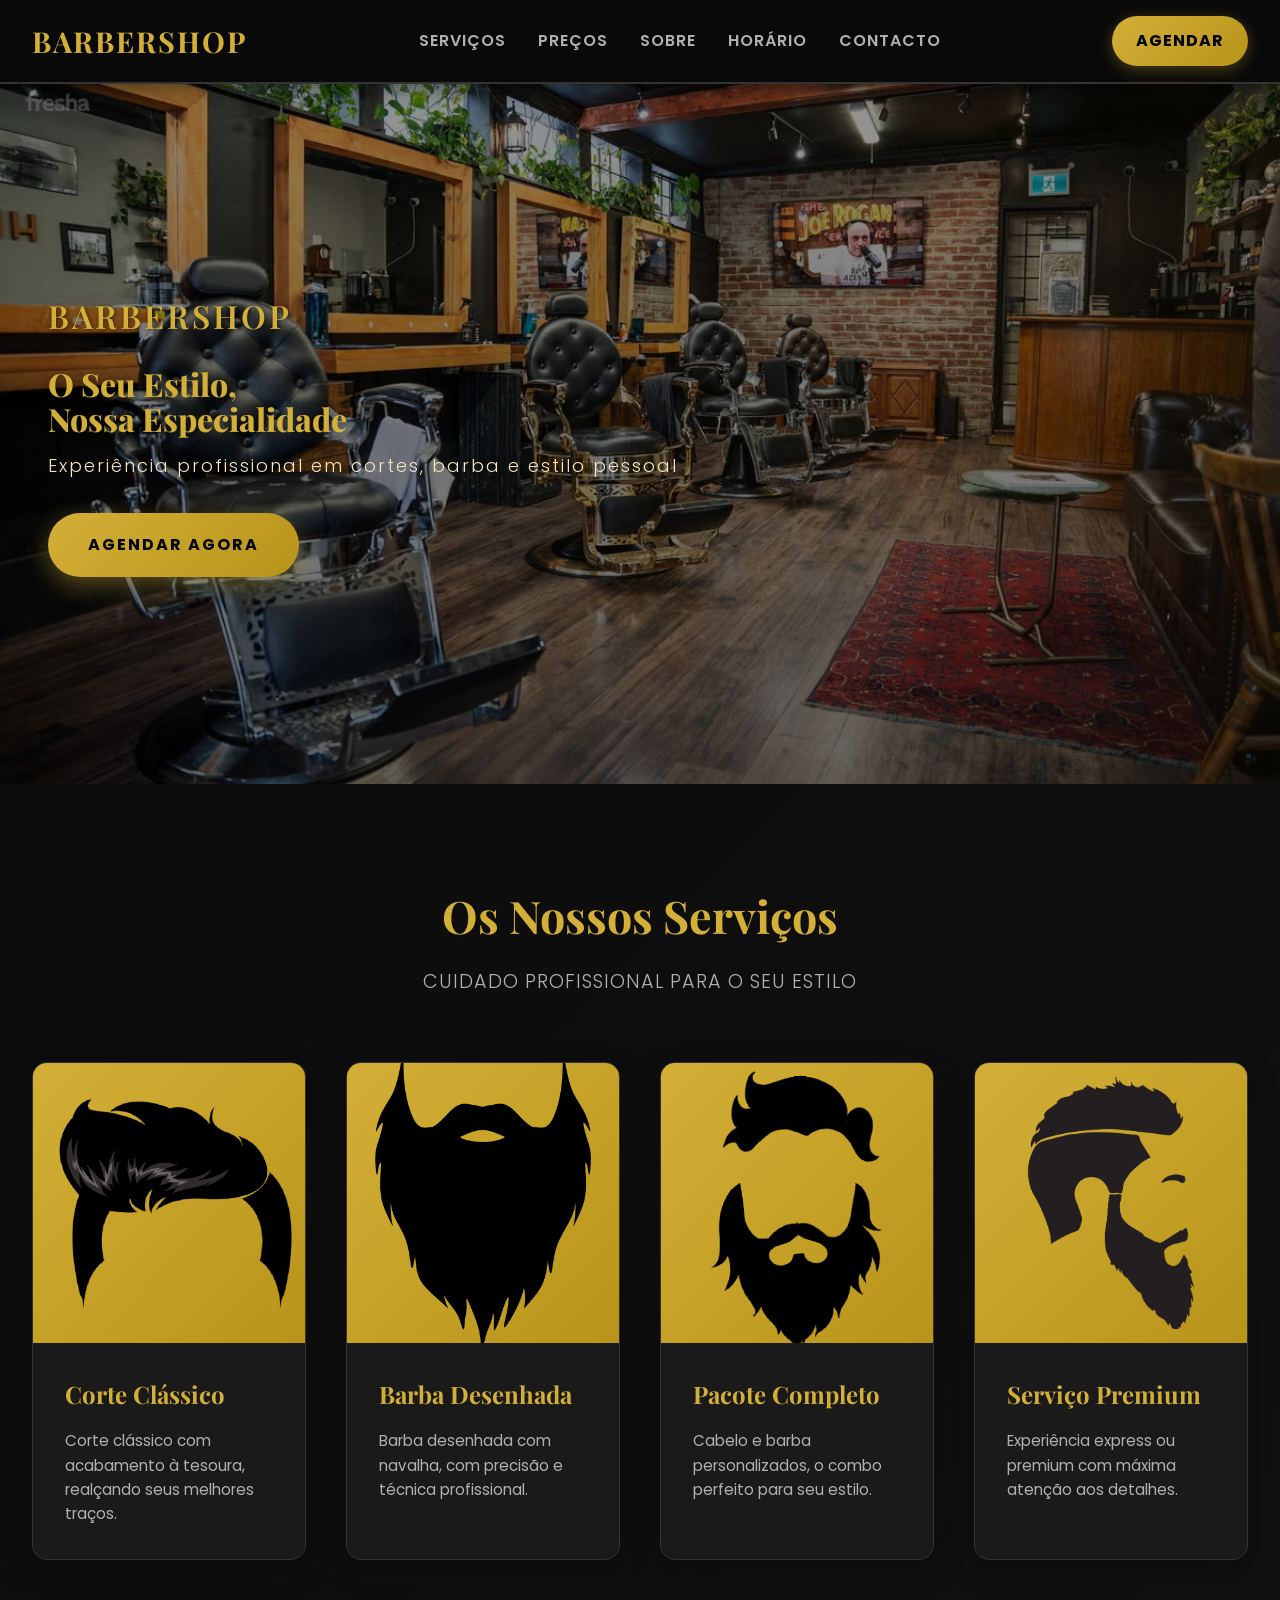
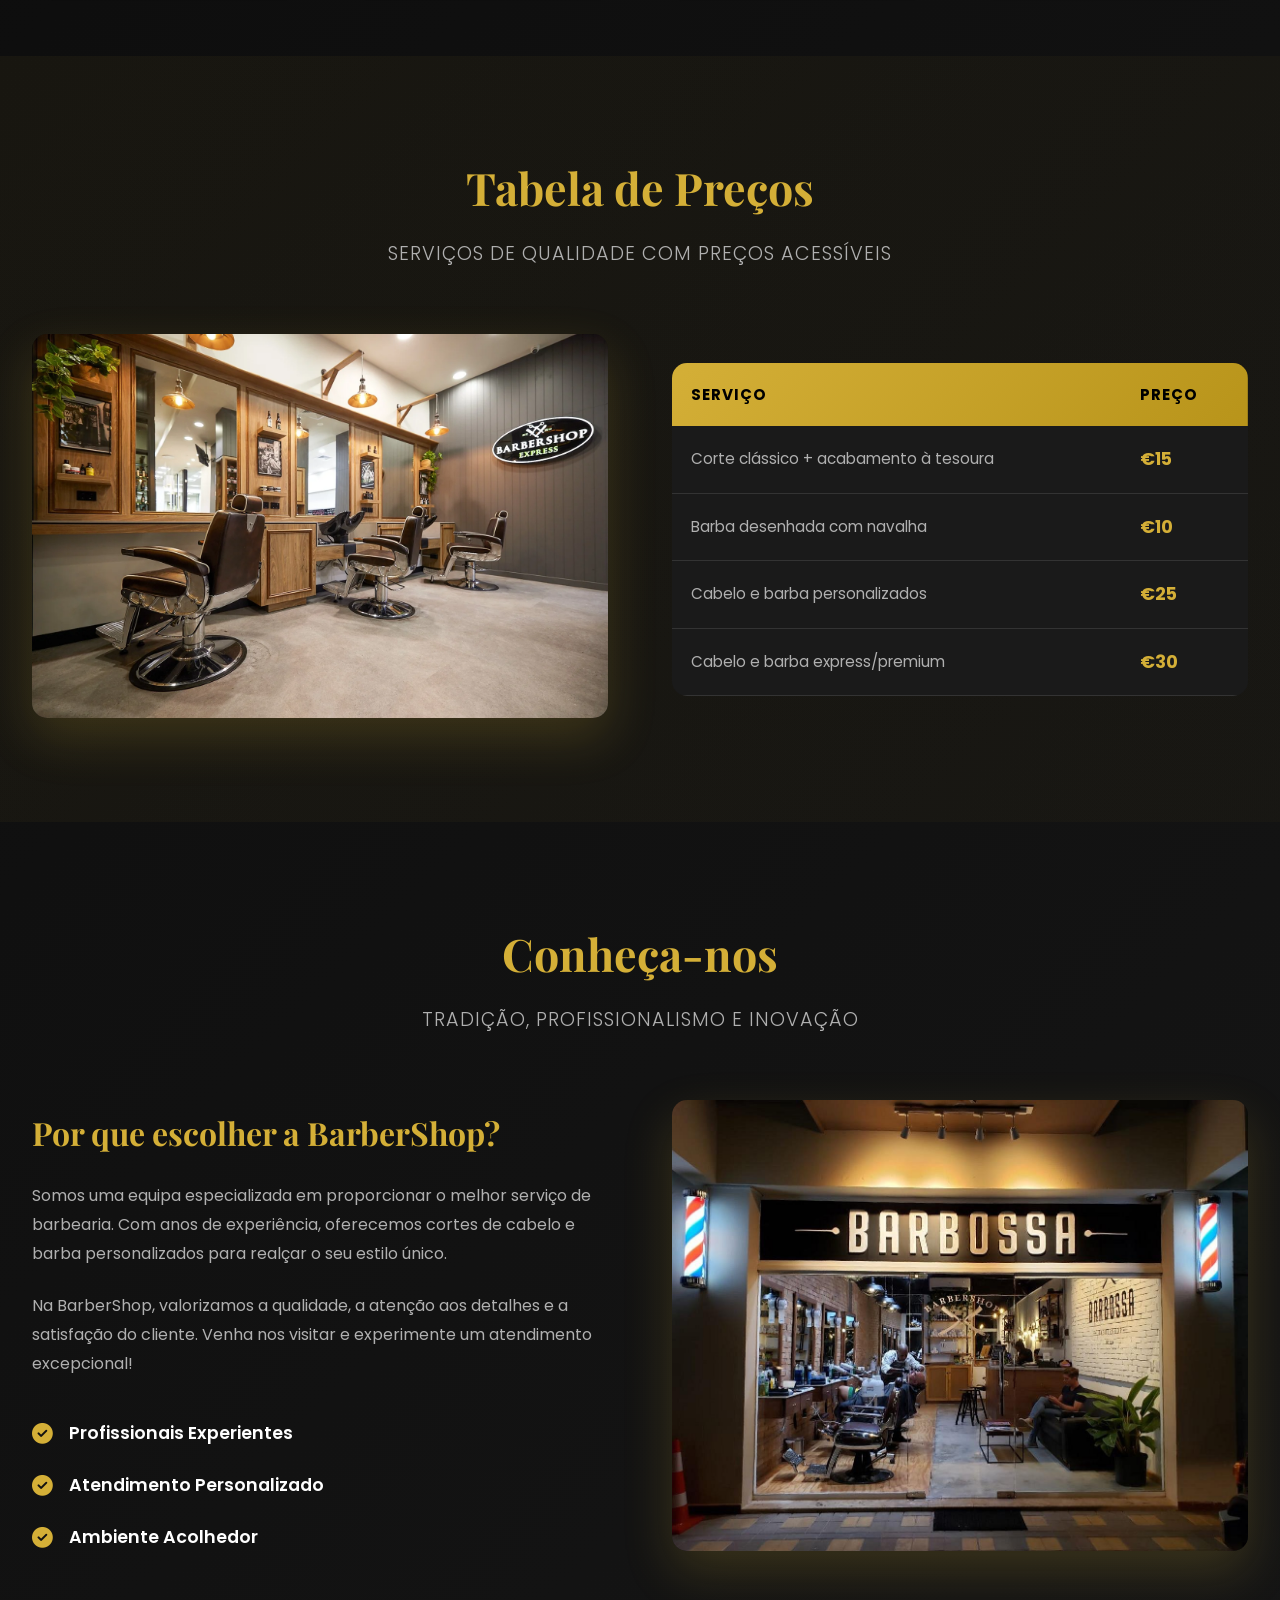
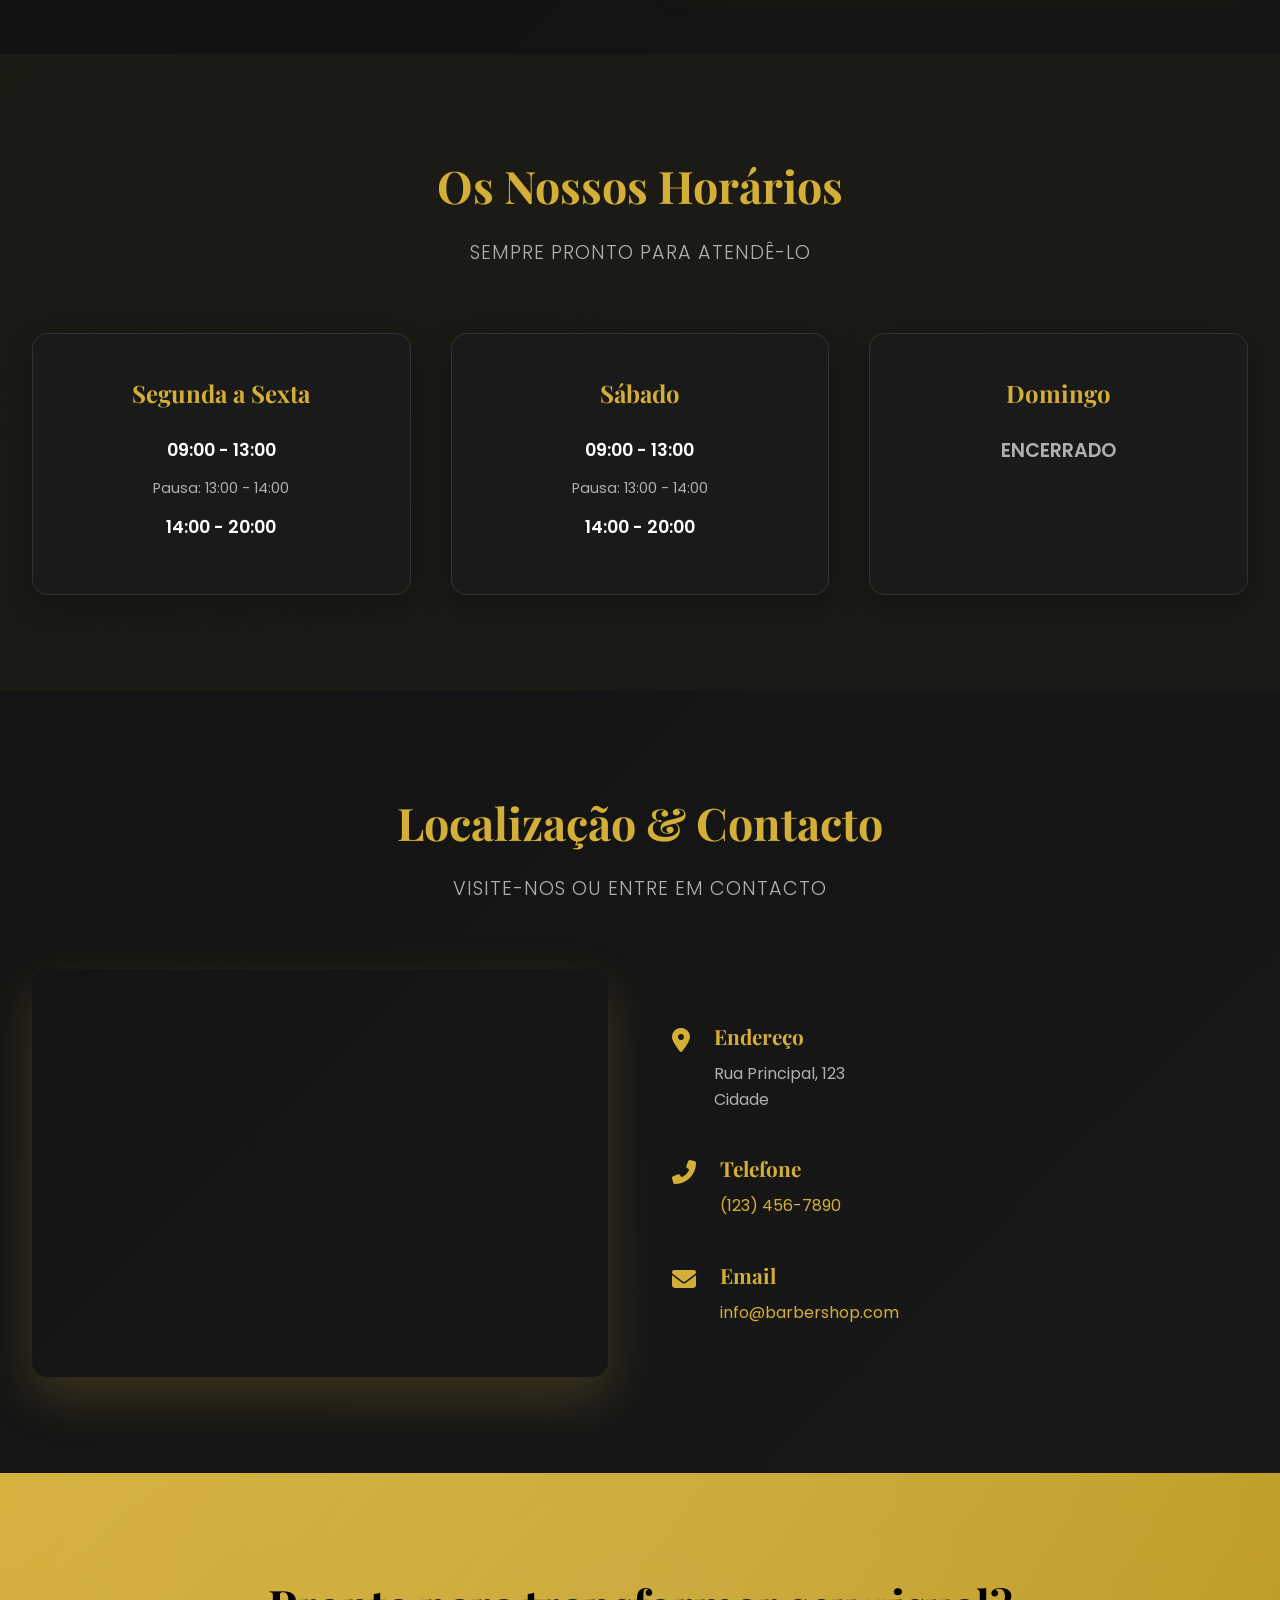
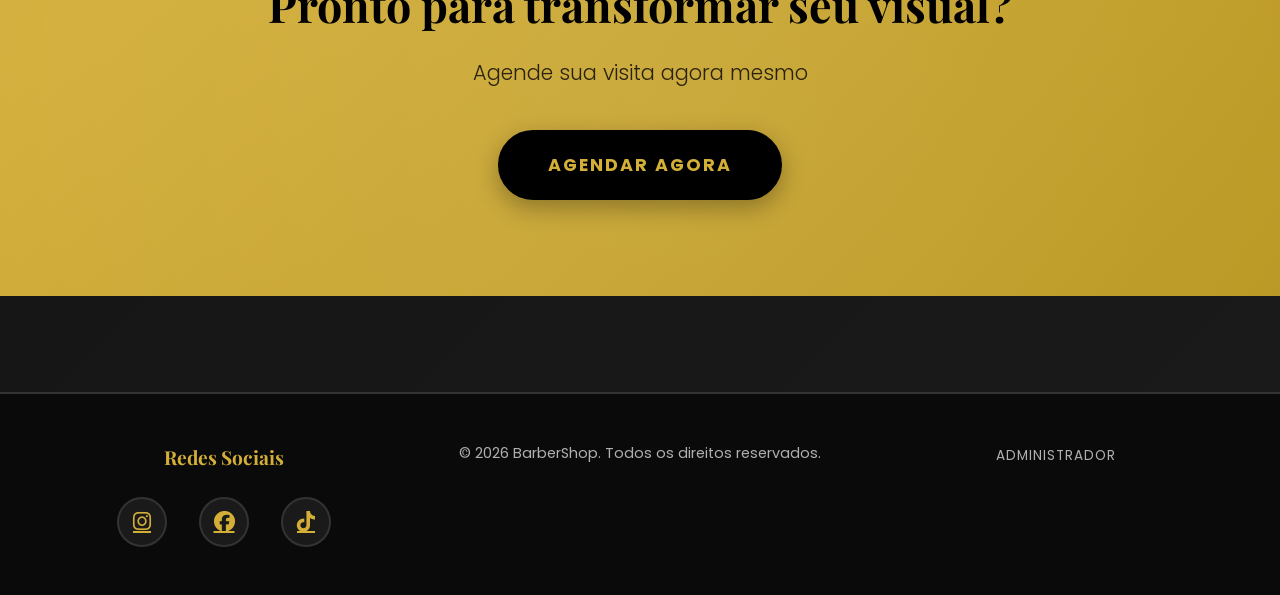
<file: index.html>
<!DOCTYPE html>
<html lang="pt">
<head>
  <meta charset="UTF-8" />
  <meta name="viewport" content="width=device-width, initial-scale=1" />
  <title>BarberShop - Cortes Profissionais & Barba Desenhada</title>

  <link rel="stylesheet" href="styles/style.css">
  <link href="https://fonts.googleapis.com/css2?family=Playfair+Display:wght@700;800&family=Poppins:wght@300;400;600;700&display=swap" rel="stylesheet">
  <link rel="stylesheet" href="https://cdnjs.cloudflare.com/ajax/libs/font-awesome/6.5.0/css/all.min.css">
</head>

<body>
  <!-- NAVEGAÇÃO -->
  <header>
    <nav class="nav" aria-label="Navegação principal">
      <a href="index.html" class="brand" aria-label="BarberShop">
        <span class="brand-text">BarberShop</span>
      </a>

      <ul class="nav-links">
        <li><a class="nav-link" href="#servicos">Serviços</a></li>
        <li><a class="nav-link" href="#precos">Preços</a></li>
        <li><a class="nav-link" href="#sobrenos">Sobre</a></li>
        <li><a class="nav-link" href="#horarios">Horário</a></li>
        <li><a class="nav-link" href="#contacto">Contacto</a></li>
      </ul>

      <a href="marcacao.html" class="cta-button">Agendar</a>
    </nav>

    <!-- HERO SECTION -->
    <section class="hero" aria-label="Seção de boas-vindas">
      <div class="hero-content">
        <h1 class="hero-brand">BarberShop</h1>
        <h1 class="hero-title">O Seu Estilo,<br>Nossa Especialidade</h1>
        <p class="hero-subtitle">Experiência profissional em cortes, barba e estilo pessoal</p>
        <a href="marcacao.html" class="hero-cta">Agendar Agora</a>
      </div>
    </section>  
  </header>


  <!-- SERVIÇOS -->
  <section class="servicos-section" id="servicos" aria-label="Serviços da barbearia">
    <div class="section-header">
      <h2>Os Nossos Serviços</h2>
      <p class="section-subtitle">Cuidado profissional para o seu estilo</p>
    </div>

    <div class="servicos-grid">
      <article class="servico-card">
        <div class="servico-image">
          <img src="imagens/cabelo2.png" alt="Corte clássico">
        </div>
        <div class="servico-info">
          <h3>Corte Clássico</h3>
          <p>Corte clássico com acabamento à tesoura, realçando seus melhores traços.</p>
        </div>
      </article>

      <article class="servico-card">
        <div class="servico-image">
          <img src="imagens/barba.png" alt="Barba desenhada">
        </div>
        <div class="servico-info">
          <h3>Barba Desenhada</h3>
          <p>Barba desenhada com navalha, com precisão e técnica profissional.</p>
        </div>
      </article>

      <article class="servico-card">
        <div class="servico-image">
          <img src="imagens/cabeloebarba3.png" alt="Pacote completo">
        </div>
        <div class="servico-info">
          <h3>Pacote Completo</h3>
          <p>Cabelo e barba personalizados, o combo perfeito para seu estilo.</p>
        </div>
      </article>

      <article class="servico-card">
        <div class="servico-image">
          <img src="imagens/premium.png" alt="Serviço premium">
        </div>
        <div class="servico-info">
          <h3>Serviço Premium</h3>
          <p>Experiência express ou premium com máxima atenção aos detalhes.</p>
        </div>
      </article>
    </div>
  </section>  

  <!-- PREÇOS -->
  <section class="precos-section" id="precos" aria-label="Tabela de preços">
    <div class="section-header">
      <h2>Tabela de Preços</h2>
      <p class="section-subtitle">Serviços de qualidade com preços acessíveis</p>
    </div>

    <div class="precos-container">
      <div class="precos-image">
        <img src="imagens/price.png" alt="Tabela de preços">
      </div>

      <div class="precos-table-wrapper">
        <table class="precos-table">
          <thead>
            <tr>
              <th>Serviço</th>
              <th>Preço</th>
            </tr>
          </thead>
          <tbody>
            <tr>
              <td>Corte clássico + acabamento à tesoura</td>
              <td class="preco">€15</td>
            </tr>
            <tr>
              <td>Barba desenhada com navalha</td>
              <td class="preco">€10</td>
            </tr>
            <tr>
              <td>Cabelo e barba personalizados</td>
              <td class="preco">€25</td>
            </tr>
            <tr>
              <td>Cabelo e barba express/premium</td>
              <td class="preco">€30</td>
            </tr>
          </tbody>
        </table>
      </div>
    </div>
  </section>
 
<!-- SOBRE NÓS -->
  <section class="sobrenos-section" id="sobrenos" aria-label="Sobre a BarberShop">
    <div class="section-header">
      <h2>Conheça-nos</h2>
      <p class="section-subtitle">Tradição, profissionalismo e inovação</p>
    </div>

    <div class="sobrenos-container">
      <div class="sobrenos-content">
        <h3>Por que escolher a BarberShop?</h3>
        <p>Somos uma equipa especializada em proporcionar o melhor serviço de barbearia. Com anos de experiência, oferecemos cortes de cabelo e barba personalizados para realçar o seu estilo único.</p>
        <p>Na BarberShop, valorizamos a qualidade, a atenção aos detalhes e a satisfação do cliente. Venha nos visitar e experimente um atendimento excepcional!</p>
        
        <div class="destaques">
          <div class="destaque-item">
            <i class="fas fa-check-circle"></i>
            <span>Profissionais Experientes</span>
          </div>
          <div class="destaque-item">
            <i class="fas fa-check-circle"></i>
            <span>Atendimento Personalizado</span>
          </div>
          <div class="destaque-item">
            <i class="fas fa-check-circle"></i>
            <span>Ambiente Acolhedor</span>
          </div>
        </div>
      </div>

      <div class="sobrenos-image">
        <img src="imagens/sobrenos.jpg" alt="Equipe da BarberShop">
      </div>
    </div>
  </section>

  <!-- HORÁRIOS -->
  <section class="horarios-section" id="horarios" aria-label="Horários de funcionamento">
    <div class="section-header">
      <h2>Os Nossos Horários</h2>
      <p class="section-subtitle">Sempre pronto para atendê-lo</p>
    </div>

    <div class="horarios-grid">
      <div class="horario-card">
        <h4>Segunda a Sexta</h4>
        <p class="horario-time">09:00 - 13:00</p>
        <p class="horario-break">Pausa: 13:00 - 14:00</p>
        <p class="horario-time">14:00 - 20:00</p>
      </div>
      <div class="horario-card">
        <h4>Sábado</h4>
        <p class="horario-time">09:00 - 13:00</p>
        <p class="horario-break">Pausa: 13:00 - 14:00</p>
        <p class="horario-time">14:00 - 20:00</p>
      </div>
      <div class="horario-card closed">
        <h4>Domingo</h4>
        <p class="closed-text">Encerrado</p>
      </div>
    </div>
  </section>    

  <!-- CONTACTO E LOCALIZAÇÃO -->
  <section class="contacto-section" id="contacto" aria-label="Contacto e localização">
    <div class="section-header">
      <h2>Localização & Contacto</h2>
      <p class="section-subtitle">Visite-nos ou entre em contacto</p>
    </div>

    <div class="contacto-container">
      <div class="mapa-wrapper">
        <iframe src="https://www.google.com/maps/embed?pb=!1m18!1m12!1m3!1d51508.76272920395!2d-8.452706540228354!3d41.54726746675553!2m3!1f0!2f0!3f0!3m2!1i1024!2i768!4f13.1!3m3!1m2!1s0xd24febc6cf5d867%3A0xbc5d054162d1e218!2sBraga!5e1!3m2!1spt-PT!2spt!4v1774228246690!5m2!1spt-PT!2spt" 
          loading="lazy" 
          referrerpolicy="no-referrer-when-downgrade"
          title="Localização da BarberShop">
        </iframe>
      </div>

      <div class="contacto-info">
        <div class="info-item">
          <i class="fas fa-map-marker-alt"></i>
          <div>
            <h4>Endereço</h4>
            <p>Rua Principal, 123<br>Cidade</p>
          </div>
        </div>

        <div class="info-item">
          <i class="fas fa-phone-alt"></i>
          <div>
            <h4>Telefone</h4>
            <p><a href="tel:+123456789">(123) 456-7890</a></p>
          </div>
        </div>

        <div class="info-item">
          <i class="fas fa-envelope"></i>
          <div>
            <h4>Email</h4>
            <p><a href="mailto:info@barbershop.com">info@barbershop.com</a></p>
          </div>
        </div>
      </div>
    </div>
  </section>

  <!-- CTA - AGENDAMENTO FINAL -->
  <section class="cta-section" aria-label="Chamada para ação">
    <h2>Pronto para transformar seu visual?</h2>
    <p>Agende sua visita agora mesmo</p>
    <a href="marcacao.html" class="cta-button-large">Agendar Agora</a>
  </section>

  <!-- FOOTER -->
  <footer>
    <div class="footer-content">
      <div class="footer-section">
        <h4>Redes Sociais</h4>
        <div class="social-links">
          <a href="http://instagram.com" target="_blank" rel="noopener noreferrer" title="Instagram">
            <i class="fa-brands fa-instagram"></i>
          </a>
          <a href="http://facebook.com" target="_blank" rel="noopener noreferrer" title="Facebook">
            <i class="fa-brands fa-facebook"></i>
          </a>
          <a href="http://tiktok.com" target="_blank" rel="noopener noreferrer" title="TikTok">
            <i class="fa-brands fa-tiktok"></i>
          </a>
        </div>
      </div>

      <div class="footer-section">
        <p>&copy; 2026 BarberShop. Todos os direitos reservados.</p>
      </div>

      <div class="footer-section">
        <a href="login.html" class="admin-link">Administrador</a>
      </div>
    </div>
  </footer>

  <script src="scripts/scroll-reveal.js"></script>
</body>
</html>
</file>
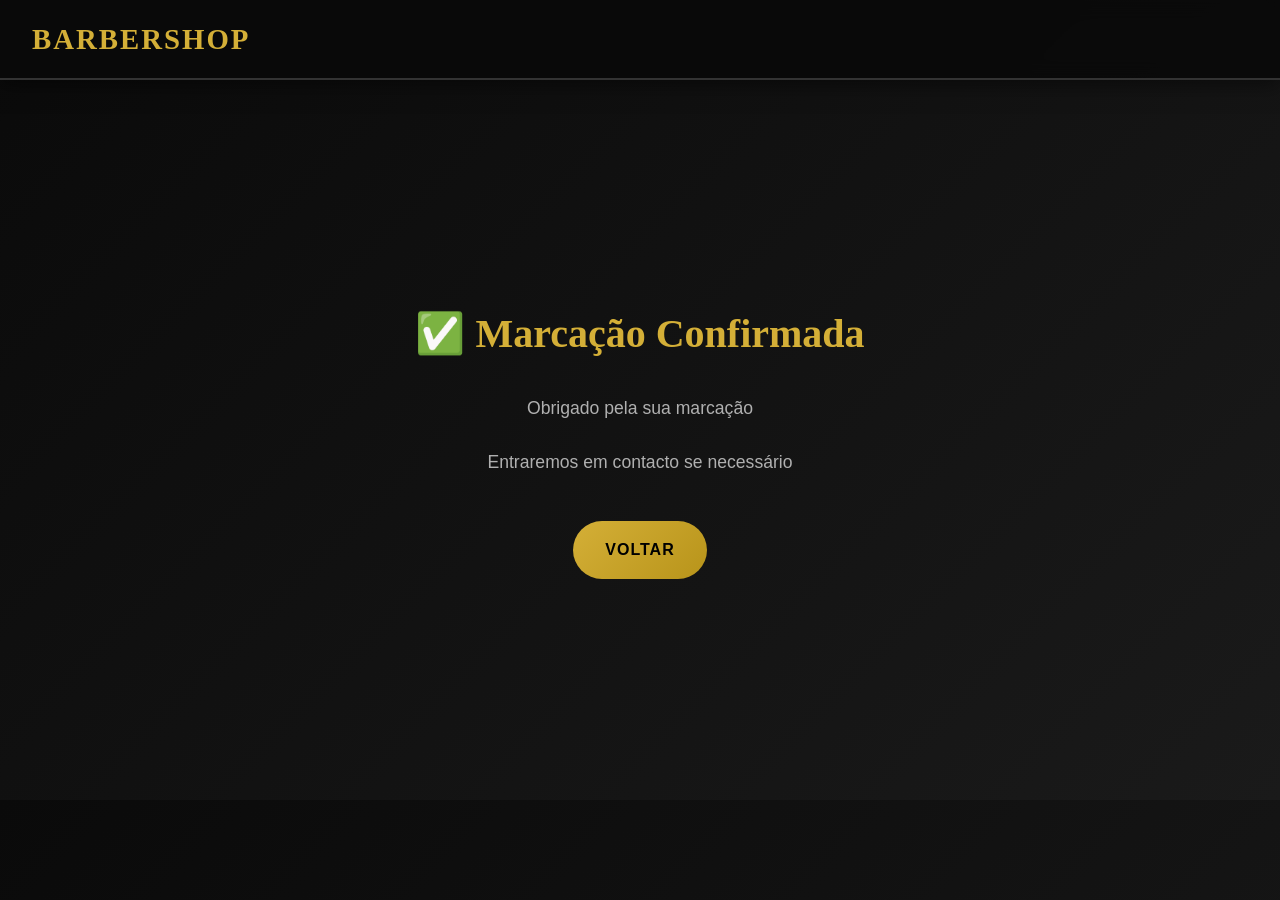
<file: confirmacao.html>
<!DOCTYPE html>
<html lang="pt">
<head>
    <meta charset="UTF-8">
    <meta name="viewport" content="width=device-width, initial-scale=1.0">
    <title>Confirmação</title>
    <link rel="stylesheet" href="styles/style.css">
</head>
<body>

<header>
  <nav class="nav">
    <a href="index.html" class="brand" aria-label="BarberShop">
      <span class="brand-text">BarberShop</span>
    </a>
  </nav>
</header>

<section class="confirmacao">
    <h1>✅ Marcação Confirmada</h1>
    <p>Obrigado pela sua marcação</p>
    <p>Entraremos em contacto se necessário</p>

    <a href="index.html" class="voltar-btn">Voltar</a>
</section>    

<script src="scripts/scroll-reveal.js"></script>
</body>
</html>
</file>
<file: styles/style.css>
/* ==================== VARIÁVEIS & RESET ==================== */
:root {
  --primary-gold: #D4AF37;
  --dark-gold: #B8941A;
  --light-gold: #F4E4C1;
  --dark-bg: #0a0a0a;
  --card-bg: #1a1a1a;
  --text-primary: #ffffff;
  --text-secondary: #b0b0b0;
  --border-color: #333333;
  --transition: all 0.3s cubic-bezier(0.25, 0.46, 0.45, 0.94);
}

* {
  margin: 0;
  padding: 0;
  box-sizing: border-box;
}

html {
  scroll-behavior: smooth;
}

body {
  background: linear-gradient(135deg, #0a0a0a 0%, #1a1a1a 100%);
  color: var(--text-primary);
  font-family: 'Poppins', sans-serif;
  line-height: 1.6;
  overflow-x: hidden;
}

/* ==================== TIPOGRAFIA ==================== */
h1, h2, h3, h4, h5, h6 {
  font-family: 'Playfair Display', serif;
  font-weight: 700;
  color: var(--primary-gold);
}

h1 { font-size: 3.5rem; }
h2 { font-size: 2.5rem; }
h3 { font-size: 1.8rem; }
h4 { font-size: 1.3rem; }

section {
  scroll-margin-top: 100px;
}

/* ==================== NAVEGAÇÃO ==================== */
.nav {
  position: sticky;
  top: 0;
  z-index: 1000;
  display: flex;
  align-items: center;
  justify-content: space-between;
  padding: 1rem 2rem;
  background: rgba(10, 10, 10, 0.95);
  backdrop-filter: blur(10px);
  border-bottom: 2px solid var(--border-color);
  box-shadow: 0 4px 20px rgba(0, 0, 0, 0.5);
}

.brand {
  text-decoration: none;
  display: flex;
  align-items: center;
  transition: var(--transition);
}

.brand-text {
  font-family: 'Playfair Display', serif;
  font-size: 1.8rem;
  font-weight: 700;
  color: var(--primary-gold);
  letter-spacing: 2px;
  text-transform: uppercase;
  transition: var(--transition);
}

.brand:hover .brand-text {
  filter: drop-shadow(0 0 8px var(--primary-gold));
  color: var(--light-gold);
}

.nav-links {
  display: flex;
  list-style: none;
  gap: 2rem;
  margin: 0;
  padding: 0;
}

.nav-link {
  color: var(--text-secondary);
  text-decoration: none;
  font-weight: 600;
  font-size: 1rem;
  position: relative;
  transition: var(--transition);
  text-transform: uppercase;
  letter-spacing: 1px;
}

.nav-link::after {
  content: '';
  position: absolute;
  bottom: -5px;
  left: 0;
  width: 0;
  height: 2px;
  background: linear-gradient(90deg, var(--primary-gold), var(--dark-gold));
  transition: var(--transition);
}

.nav-link:hover {
  color: var(--primary-gold);
}

.nav-link:hover::after {
  width: 100%;
}

  .nav-link:active,
  .nav-link.clicked {
    color: var(--primary-gold);
  }

  .nav-link:active::after,
  .nav-link.clicked::after {
    width: 100%;
  }

  .nav-link.active {
    color: var(--primary-gold);
  }

  .nav-link.active::after {
    width: 100%;
  }

.cta-button {
  background: linear-gradient(135deg, var(--primary-gold), var(--dark-gold));
  color: #000;
  padding: 0.75rem 1.5rem;
  text-decoration: none;
  border-radius: 50px;
  font-weight: 700;
  transition: var(--transition);
  text-transform: uppercase;
  letter-spacing: 1px;
  box-shadow: 0 4px 15px rgba(212, 175, 55, 0.3);
}

.cta-button:hover {
  transform: translateY(-2px);
  box-shadow: 0 8px 25px rgba(212, 175, 55, 0.5);
}

/* ==================== HERO SECTION ==================== */
.hero {
  height: 700px;
  background: linear-gradient(rgba(0, 0, 0, 0.4), rgba(0, 0, 0, 0.6)), 
              url('../imagens/capa.png') center/cover;
  display: flex;
  align-items: center;
  justify-content: flex-start;
  padding: 0 3rem;
  position: relative;
  overflow: hidden;
}

.hero::before {
  content: '';
  position: absolute;
  top: 0;
  right: -50%;
  width: 100%;
  height: 100%;
  background: radial-gradient(circle at center, rgba(212, 175, 55, 0.05), transparent);
  pointer-events: none;
}

.hero-content {
  max-width: 700px;
  position: relative;
  z-index: 2;
  animation: fadeInUp 0.8s ease-out;
}

.hero-brand {
  font-family: 'Playfair Display', serif;
  font-size: 1.5rem;
  color: var(--primary-gold);
  letter-spacing: 3px;
  text-transform: uppercase;
  margin-bottom: 1.5rem;
  font-weight: 600;
  text-shadow: 1px 1px 4px rgba(0, 0, 0, 0.5);
}

.hero-title {
  font-size: 4rem;
  font-weight: 800;
  margin-bottom: 1rem;
  color: var(--primary-gold);
  text-shadow: 2px 2px 8px rgba(0, 0, 0, 0.5);
  line-height: 1.1;
}

.hero-subtitle {
  font-size: 1.5rem;
  color: var(--light-gold);
  margin-bottom: 2rem;
  font-weight: 300;
  letter-spacing: 2px;
}

.hero-cta {
  display: inline-block;
  background: linear-gradient(135deg, var(--primary-gold), var(--dark-gold));
  color: #000;
  padding: 1.2rem 2.5rem;
  text-decoration: none;
  border-radius: 50px;
  font-weight: 700;
  transition: var(--transition);
  text-transform: uppercase;
  letter-spacing: 2px;
  box-shadow: 0 8px 25px rgba(212, 175, 55, 0.4);
}

.hero-cta:hover {
  transform: translateY(-3px);
  box-shadow: 0 12px 35px rgba(212, 175, 55, 0.6);
}

@keyframes fadeInUp {
  from {
    opacity: 0;
    transform: translateY(30px);
  }
  to {
    opacity: 1;
    transform: translateY(0);
  }
}

/* ==================== SCROLL REVEAL ANIMATIONS ==================== */
@keyframes revealFadeIn {
  from {
    opacity: 0;
    transform: translateY(40px);
  }
  to {
    opacity: 1;
    transform: translateY(0);
  }
}

@keyframes revealSlideInLeft {
  from {
    opacity: 0;
    transform: translateX(-50px);
  }
  to {
    opacity: 1;
    transform: translateX(0);
  }
}

@keyframes revealSlideInRight {
  from {
    opacity: 0;
    transform: translateX(50px);
  }
  to {
    opacity: 1;
    transform: translateX(0);
  }
}

@keyframes revealZoomIn {
  from {
    opacity: 0;
    transform: scale(0.95);
  }
  to {
    opacity: 1;
    transform: scale(1);
  }
}

@keyframes revealRotate {
  from {
    opacity: 0;
    transform: rotate(-5deg) scale(0.95);
  }
  to {
    opacity: 1;
    transform: rotate(0) scale(1);
  }
}

/* Classes para revelar elementos ao scroll */
[data-reveal] {
  opacity: 0;
  transform: translateY(40px);
}

[data-reveal].reveal {
  animation: revealFadeIn 0.8s ease-out forwards;
}

/* Seções inteiras */
.section-header {
  opacity: 0;
  transform: translateY(30px);
}

.section-header.reveal-section {
  animation: revealFadeIn 0.7s ease-out forwards;
}

/* Cards de serviços */
.servico-card {
  opacity: 0;
  transform: translateY(40px);
}

.servico-card.reveal-child {
  animation: revealFadeIn 0.7s ease-out forwards;
  animation-delay: calc(0.1s * var(--child-index, 0));
}

/* Cards de horários */
.horario-card {
  opacity: 0;
  transform: translateY(40px);
}

.horario-card.reveal-child {
  animation: revealFadeIn 0.7s ease-out forwards;
  animation-delay: calc(0.1s * var(--child-index, 0));
}

/* Tabelas */
.precos-table {
  opacity: 0;
  transform: translateY(40px);
}

.precos-table.reveal-child {
  animation: revealFadeIn 0.7s ease-out forwards;
}

/* Info items de contacto */
.info-item {
  opacity: 0;
  transform: translateX(-30px);
}

.info-item.reveal-child {
  animation: revealSlideInLeft 0.7s ease-out forwards;
  animation-delay: calc(0.1s * var(--child-index, 0));
}

/* PAGE HEADER ==================== */
.page-header {
  background: linear-gradient(135deg, rgba(212, 175, 55, 0.1), rgba(184, 148, 26, 0.05));
  padding: 3rem 2rem;
  text-align: center;
  border-bottom: 2px solid var(--border-color);
  margin-top: 0;
}

.page-header h1 {
  font-size: 2.5rem;
  margin-bottom: 1rem;
  color: var(--primary-gold);
}

.page-header p {
  font-size: 1rem;
  color: var(--text-secondary);
  font-weight: 300;
  letter-spacing: 1px;
  text-transform: uppercase;
}

/* ==================== SEÇÕES GERAIS ==================== */
.section-header {
  text-align: center;
  margin-bottom: 4rem;
  animation: fadeInDown 0.6s ease-out;
}

.section-header h2 {
  margin-bottom: 1rem;
  font-size: 2.8rem;
}

.section-subtitle {
  color: var(--text-secondary);
  font-size: 1.2rem;
  font-weight: 300;
  letter-spacing: 1px;
  text-transform: uppercase;
}

@keyframes fadeInDown {
  from {
    opacity: 0;
    transform: translateY(-20px);
  }
  to {
    opacity: 1;
    transform: translateY(0);
  }
}

/* ==================== SERVIÇOS ==================== */
.servicos-section {
  padding: 6rem 2rem;
  max-width: 1400px;
  margin: 0 auto;
}

.servicos-grid {
  display: grid;
  grid-template-columns: repeat(auto-fit, minmax(260px, 1fr));
  gap: 2.5rem;
  margin-top: 3rem;
}

.servico-card {
  background: var(--card-bg);
  border-radius: 15px;
  overflow: hidden;
  transition: var(--transition);
  border: 1px solid var(--border-color);
  cursor: pointer;
  box-shadow: 0 10px 30px rgba(0, 0, 0, 0.3);
}

.servico-card:hover {
  transform: translateY(-8px);
  border-color: var(--primary-gold);
  box-shadow: 0 20px 40px rgba(212, 175, 55, 0.2);
}

.servico-image {
  width: 100%;
  height: 280px;
  overflow: hidden;
  background: linear-gradient(135deg, var(--primary-gold), var(--dark-gold));
  position: relative;
}

.servico-image img {
  width: 100%;
  height: 100%;
  object-fit: cover;
  object-position: center;
  transition: var(--transition);
}

.servico-card:hover .servico-image img {
  transform: scale(1.08) rotate(2deg);
}

.servico-info {
  padding: 2rem;
}

.servico-info h3 {
  margin-bottom: 1rem;
  font-size: 1.5rem;
}

.servico-info p {
  color: var(--text-secondary);
  font-size: 0.95rem;
  line-height: 1.6;
}

/* ==================== PREÇOS ==================== */
.precos-section {
  padding: 6rem 2rem;
  background: linear-gradient(135deg, rgba(212, 175, 55, 0.05), rgba(184, 148, 26, 0.03));
  max-width: 1400px;
  margin: 0 auto;
}

.precos-container {
  display: grid;
  grid-template-columns: 1fr 1fr;
  gap: 4rem;
  align-items: center;
  margin-top: 3rem;
}

.precos-image {
  position: relative;
}

.precos-image img {
  width: 100%;
  border-radius: 15px;
  box-shadow: 0 20px 50px rgba(212, 175, 55, 0.2);
  transition: var(--transition);
}

.precos-image img:hover {
  transform: scale(1.03);
}

.precos-table-wrapper {
  overflow: hidden;
  border-radius: 15px;
}

.precos-table {
  width: 100%;
  border-collapse: collapse;
  background: var(--card-bg);
  font-size: 0.95rem;
}

.precos-table thead {
  background: linear-gradient(135deg, var(--primary-gold), var(--dark-gold));
  color: #000;
}

.precos-table th {
  padding: 1.2rem;
  text-align: left;
  font-weight: 700;
  text-transform: uppercase;
  letter-spacing: 1px;
}

.precos-table td {
  padding: 1.2rem;
  border-bottom: 1px solid var(--border-color);
  color: var(--text-secondary);
}

.precos-table tbody tr:hover td {
  background: rgba(212, 175, 55, 0.08);
  color: var(--text-primary);
}

.precos-table .preco {
  color: var(--primary-gold);
  font-weight: 700;
  font-size: 1.1rem;
}

/* ==================== SOBRE NÓS ==================== */
.sobrenos-section {
  padding: 6rem 2rem;
  max-width: 1400px;
  margin: 0 auto;
}

.sobrenos-container {
  display: grid;
  grid-template-columns: 1fr 1fr;
  gap: 4rem;
  align-items: center;
  margin-top: 3rem;
}

.sobrenos-content h3 {
  font-size: 2rem;
  margin-bottom: 1.5rem;
}

.sobrenos-content p {
  color: var(--text-secondary);
  margin-bottom: 1.5rem;
  line-height: 1.8;
  font-size: 1rem;
}

.destaques {
  display: flex;
  flex-direction: column;
  gap: 1.5rem;
  margin-top: 2.5rem;
}

.destaque-item {
  display: flex;
  align-items: center;
  gap: 1rem;
  font-size: 1.1rem;
  font-weight: 600;
  color: var(--text-primary);
}

.destaque-item i {
  color: var(--primary-gold);
  font-size: 1.3rem;
}

.sobrenos-image img {
  width: 100%;
  border-radius: 15px;
  box-shadow: 0 20px 50px rgba(212, 175, 55, 0.2);
  transition: var(--transition);
}

.sobrenos-image img:hover {
  transform: scale(1.03);
  box-shadow: 0 30px 60px rgba(212, 175, 55, 0.3);
}

/* ==================== HORÁRIOS ==================== */
.horarios-section {
  padding: 6rem 2rem;
  background: linear-gradient(135deg, rgba(212, 175, 55, 0.05), rgba(184, 148, 26, 0.03));
  max-width: 1400px;
  margin: 0 auto;
}

.horarios-grid {
  display: grid;
  grid-template-columns: repeat(auto-fit, minmax(280px, 1fr));
  gap: 2.5rem;
  margin-top: 3rem;
}

.horario-card {
  background: var(--card-bg);
  padding: 2.5rem;
  border-radius: 15px;
  border: 1px solid var(--border-color);
  text-align: center;
  transition: var(--transition);
  box-shadow: 0 10px 30px rgba(0, 0, 0, 0.3);
}

.horario-card:hover {
  border-color: var(--primary-gold);
  box-shadow: 0 15px 40px rgba(212, 175, 55, 0.2);
}

.horario-card h4 {
  font-size: 1.5rem;
  margin-bottom: 1.5rem;
  color: var(--primary-gold);
}

.horario-time {
  color: var(--text-primary);
  font-weight: 600;
  margin: 0.8rem 0;
  font-size: 1.1rem;
}

.horario-break {
  color: var(--text-secondary);
  font-size: 0.9rem;
  margin: 0.8rem 0;
}

.horario-card.closed {
  opacity: 0.6;
  border-color: var(--border-color);
}

.closed-text {
  color: var(--text-secondary);
  font-size: 1.2rem;
  font-weight: 600;
  text-transform: uppercase;
}

/* ==================== CONTACTO ==================== */
.contacto-section {
  padding: 6rem 2rem;
  max-width: 1400px;
  margin: 0 auto;
}

.contacto-container {
  display: grid;
  grid-template-columns: 1fr 1fr;
  gap: 4rem;
  margin-top: 3rem;
  align-items: center;
}

.mapa-wrapper {
  border-radius: 15px;
  overflow: hidden;
  box-shadow: 0 20px 50px rgba(212, 175, 55, 0.2);
}

.mapa-wrapper iframe {
  width: 100%;
  height: 400px;
  border: none;
  border-radius: 15px;
}

.contacto-info {
  display: flex;
  flex-direction: column;
  gap: 2.5rem;
}

.info-item {
  display: flex;
  gap: 1.5rem;
  align-items: flex-start;
}

.info-item i {
  color: var(--primary-gold);
  font-size: 1.5rem;
  margin-top: 0.5rem;
  flex-shrink: 0;
}

.info-item h4 {
  font-size: 1.3rem;
  margin-bottom: 0.5rem;
}

.info-item p {
  color: var(--text-secondary);
  font-size: 1rem;
}

.info-item a {
  color: var(--primary-gold);
  text-decoration: none;
  transition: var(--transition);
}

.info-item a:hover {
  color: var(--light-gold);
  text-decoration: underline;
}

/* ==================== CTA FINAL ==================== */
.cta-section {
  padding: 6rem 2rem;
  background: linear-gradient(135deg, var(--primary-gold), var(--dark-gold));
  text-align: center;
  position: relative;
  overflow: hidden;
}

.cta-section::before {
  content: '';
  position: absolute;
  top: -50%;
  right: -50%;
  width: 200%;
  height: 200%;
  background: radial-gradient(circle, rgba(255, 255, 255, 0.1), transparent);
  animation: pulse 20s infinite;
}

.cta-section h2 {
  color: #000;
  font-size: 2.8rem;
  margin-bottom: 1rem;
  position: relative;
  z-index: 1;
}

.cta-section p {
  color: rgba(0, 0, 0, 0.8);
  font-size: 1.3rem;
  margin-bottom: 2.5rem;
  position: relative;
  z-index: 1;
  font-weight: 300;
}

.cta-button-large {
  display: inline-block;
  background: #000;
  color: var(--primary-gold);
  padding: 1.2rem 3rem;
  text-decoration: none;
  border-radius: 50px;
  font-weight: 700;
  font-size: 1.1rem;
  transition: var(--transition);
  text-transform: uppercase;
  letter-spacing: 2px;
  position: relative;
  z-index: 1;
  box-shadow: 0 8px 25px rgba(0, 0, 0, 0.3);
  border: 2px solid #000;
}

.cta-button-large:hover {
  transform: translateY(-3px);
  background: rgba(0, 0, 0, 0.8);
  box-shadow: 0 12px 35px rgba(0, 0, 0, 0.5);
}

@keyframes pulse {
  0%, 100% { transform: translate(0, 0); }
  50% { transform: translate(10%, 10%); }
}

/* ==================== FOOTER ==================== */
footer {
  background: rgba(10, 10, 10, 0.95);
  border-top: 2px solid var(--border-color);
  padding: 3rem 2rem;
  margin-top: 6rem;
}

.footer-content {
  display: grid;
  grid-template-columns: repeat(3, 1fr);
  gap: 3rem;
  max-width: 1200px;
  margin: 0 auto;
  text-align: center;
}

.footer-section h4 {
  margin-bottom: 1.5rem;
  font-size: 1.2rem;
}

.footer-section p {
  color: var(--text-secondary);
  font-size: 0.9rem;
}

.social-links {
  display: flex;
  justify-content: center;
  gap: 2rem;
  flex-wrap: wrap;
}

.social-links a {
  width: 50px;
  height: 50px;
  display: flex;
  align-items: center;
  justify-content: center;
  background: var(--card-bg);
  border: 2px solid var(--border-color);
  border-radius: 50%;
  color: var(--primary-gold);
  transition: var(--transition);
  font-size: 1.3rem;
}

.social-links a:hover {
  background: var(--primary-gold);
  color: #000;
  transform: translateY(-5px);
  border-color: var(--primary-gold);
}

.admin-link {
  color: var(--text-secondary);
  text-decoration: none;
  font-size: 0.85rem;
  text-transform: uppercase;
  letter-spacing: 1px;
  transition: var(--transition);
}

.admin-link:hover {
  color: var(--primary-gold);
}

/* ==================== RESPONSIVE - TABLET (768px - 1024px) ==================== */
@media (min-width: 768px) and (max-width: 1024px) {
  /* NAVEGAÇÃO */
  .nav {
    padding: 15px 20px;
  }

  .nav-links {
    gap: 1rem;
  }

  .nav-link {
    font-size: 0.6rem;
    padding: 0.5rem 0.1rem;
  }

  .brand-text {
    font-size: 1.4rem;
  }

  .cta-button {
    padding: 0.6rem 1.2rem;
    font-size: 0.9rem;
  }

  .navbotom {
    padding: 8px 20px;
    font-size: 18px;
  }

  .logo {
    width: 80px;
  }

  /* HERO */
  .hero {
    height: 500px;
    padding: 0 2rem;
  }

  .hero-title {
    font-size: 2.8rem;
  }

  .hero h1 {
    font-size: 42px;
    padding-top: 80px;
  }

  .hero-subtitle {
    font-size: 1.1rem;
  }

  .hero p {
    font-size: 20px;
  }

  .hero-cta {
    padding: 0.9rem 2rem;
    font-size: 0.95rem;
  }

  /* SEÇÕES */
  .section-header h2 {
    font-size: 2.2rem;
  }

  /* SERVIÇOS */
  .servicos-grid {
    grid-template-columns: repeat(2, 1fr);
    gap: 2rem;
  }

  .servicos {
    grid-template-columns: repeat(2, 1fr);
    gap: 20px;
  }

  /* PREÇOS */
  .precos-container {
    gap: 2rem;
  }

  .price {
    flex-direction: column;
    gap: 30px;
    text-align: center;
  }

  .precos-image img,
  .priceimg {
    max-width: 100%;
    width: 80%;
    max-width: 500px;
  }

  .tabelaprice {
    width: 100%;
  }

  /* SOBRE NÓS */
  .sobrenos-container {
    gap: 2rem;
  }

  .sobrenos {
    gap: 30px;
    text-align: center;
  }

  .sobrenos-image img,
  .sobrenosimg {
    max-width: 100%;
    width: 80%;
    max-width: 500px;
  }

  /* HORÁRIOS */
  .horarios-grid {
    grid-template-columns: repeat(2, 1fr);
  }

  /* CONTACTO */
  .contacto-container {
    gap: 2rem;
  }

  .mapa-wrapper iframe,
  .mapa iframe {
    height: 350px;
    max-width: 90%;
  }

  .contacto {
    max-width: 80%;
  }

  /* PÁGINAS SECUNDÁRIAS */
  .page-header h1 {
    font-size: 2rem;
  }

  .page-header p {
    font-size: 0.9rem;
  }

  .formulario {
    max-width: 100%;
    padding: 2rem;
  }

  .footer-content {
    grid-template-columns: repeat(2, 1fr);
  }

  .admin-filter {
    padding: 0 1rem;
  }

  #filtroData {
    min-width: 150px;
  }
}

/* ==================== RESPONSIVE - MOBILE (max-width: 767px) ==================== */
@media screen and (max-width: 767px) {
  :root {
    --primary-gold: #D4AF37;
    --dark-gold: #B8941A;
    --light-gold: #F4E4C1;
  }

  /* NAVEGAÇÃO */
  .nav {
    flex-direction: row;
    justify-content: space-between;
    align-items: center;
    flex-wrap: wrap;
    padding: 0.8rem 1rem;
    height: auto;
    gap: 0.75rem;
  }

  .brand {
    order: 1;
  }

  .brand-text {
    font-size: 1.2rem;
    letter-spacing: 1px;
  }

  .cta-button {
    order: 2;
    padding: 0.6rem 1rem;
    font-size: 0.75rem;
    width: auto;
    text-align: center;
    margin-top: 0;
    flex-shrink: 0;
  }

  .nav-links {
    display: flex;
    order: 3;
    width: 100%;
    flex-direction: row;
    flex-wrap: nowrap;
    justify-content: space-between;
    gap: 0.25rem;
    padding-top: 0.4rem;
    border-top: 1px solid rgba(212, 175, 55, 0.12);
    list-style: none;
    overflow-x: auto;
    -webkit-overflow-scrolling: touch;
    scrollbar-width: none;
  }

  .nav-links::-webkit-scrollbar {
    display: none;
  }

  .nav-link {
    padding: 0.1rem 0.05rem;
    font-size: 0.5rem;
    border: none;
    border-radius: 999px;
    display: inline-flex;
    justify-content: center;
    align-items: center;
    width: auto;
    flex: 1;
    text-align: center;
    white-space: nowrap;
    position: relative;
    transition: var(--transition);
    color: var(--text-secondary);
    text-decoration: none;
  }

  .nav-link::after {
    content: '';
    position: absolute;
    bottom: -5px;
    left: 0;
    width: 0;
    height: 2px;
    background: linear-gradient(90deg, var(--primary-gold), var(--dark-gold));
    transition: var(--transition);
  }

  .nav-link:hover {
    color: var(--primary-gold);
  }

  .nav-link:hover::after {
    width: 100%;
  }

  .nav-link:active,
  .nav-link.clicked {
    color: var(--primary-gold);
  }

  .nav-link:active::after,
  .nav-link.clicked::after {
    width: 100%;
  }

  .nav-link.active {
    color: var(--primary-gold);
  }

  .nav-link.active::after {
    width: 100%;
  }

  .nav-link:last-child {
    border-bottom: none;
  }

  /* HERO */
  .hero {
    height: 350px;
    padding: 0 1.5rem;
    justify-content: center;
    align-items: flex-start;
    padding-top: 2rem;
  }

  .hero-title {
    font-size: 1.5rem;
    margin-bottom: 0.2rem;
  }

  .hero-brand {
    font-size: 0.85rem;
    margin-bottom: 0.5rem;
  }

  .hero-subtitle {
    font-size: 0.60rem;
  }

  .hero-cta {
    padding: 0.4rem 0.6rem;
    font-size: 0.6rem;
  }

  /* SEÇÕES */
  .section-header h2 {
    font-size: 1.8rem;
    margin-bottom: 1rem;
  }

  .section-subtitle {
    font-size: 0.9rem;
  }

  /* CARDS DE SERVIÇOS */
  .servicos-section {
    padding: 3rem 1rem;
  }

  .servicos-grid {
    grid-template-columns: 1fr;
    gap: 1.5rem;
  }

  .servico-card {
    border-radius: 12px;
  }

  .servico-image {
    height: 300px  ;
  }

  .servico-info {
    padding: 1.5rem;
  }

  .servico-info h3 {
    font-size: 1.2rem;
  }

  .servico-info p {
    font-size: 0.9rem;
  }

  /* PREÇOS */
  .precos-section {
    padding: 3rem 1rem;
  }

  .precos-container {
    grid-template-columns: 1fr;
    gap: 2rem;
  }

  .precos-image img {
    max-width: 100%;
    height: auto;
  }

  .precos-table-wrapper {
    overflow-x: auto;
  }

  .precos-table {
    font-size: 0.85rem;
  }

  .precos-table th,
  .precos-table td {
    padding: 0.8rem;
  }

  /* SOBRE */
  .sobrenos-section {
    padding: 3rem 1rem;
  }

  .sobrenos-container {
    grid-template-columns: 1fr;
    gap: 1.5rem;
  }

  .sobrenos-content h3 {
    font-size: 1.5rem;
  }

  .sobrenos-content p {
    font-size: 0.95rem;
  }

  .destaques {
    gap: 1rem;
    margin-top: 1.5rem;
  }

  .destaque-item {
    font-size: 0.95rem;
    gap: 0.8rem;
  }

  /* HORÁRIOS */
  .horarios-section {
    padding: 3rem 1rem;
  }

  .horarios-grid {
    grid-template-columns: 1fr;
    gap: 1.5rem;
  }

  .horario-card {
    padding: 2rem 1.5rem;
  }

  .horario-card h4 {
    font-size: 1.3rem;
  }

  /* CONTACTO */
  .contacto-section {
    padding: 3rem 1rem;
  }

  .contacto-container {
    grid-template-columns: 1fr;
    gap: 2rem;
  }

  .mapa-wrapper iframe {
    height: 250px;
  }

  .contacto-info {
    gap: 1.5rem;
  }

  .info-item i {
    font-size: 1.2rem;
  }

  .info-item h4 {
    font-size: 1.1rem;
  }

  .info-item p {
    font-size: 0.9rem;
  }

  /* CTA FINAL */
  .cta-section {
    padding: 3rem 1rem;
  }

  .cta-section h2 {
    font-size: 1.8rem;
  }

  .cta-section p {
    font-size: 1rem;
    margin-bottom: 1.5rem;
  }

  .cta-button-large {
    padding: 0.9rem 1.8rem;
    font-size: 0.9rem;
  }

  /* FOOTER */
  footer {
    padding: 2rem 1rem;
  }

  .footer-content {
    grid-template-columns: 1fr;
    gap: 2rem;
  }

  .footer-section p {
    font-size: 0.85rem;
  }

  .social-links {
    gap: 1rem;
  }

  .social-links a {
    width: 45px;
    height: 45px;
    font-size: 1.1rem;
  }

  /* PÁGINAS SECUNDÁRIAS */
  .page-header {
    padding: 2rem 1rem;
  }

  .page-header h1 {
    font-size: 1.6rem;
    margin-bottom: 0.8rem;
  }

  .page-header p {
    font-size: 0.8rem;
  }

  .marcacao {
    padding: 2rem 1rem;
  }

  .formulario {
    max-width: 100%;
    padding: 1.5rem;
    margin: 1rem auto;
  }

  .formulario label {
    font-size: 0.8rem;
  }

  .formulario input,
  .formulario select,
  .formulario button {
    padding: 0.8rem;
    font-size: 0.9rem;
  }

  .confirmacao {
    min-height: 60vh;
    padding: 2rem 1rem;
  }

  .confirmacao h1 {
    font-size: 1.8rem;
  }

  .confirmacao p {
    font-size: 0.95rem;
  }

  .voltar-btn {
    padding: 0.8rem 1.5rem;
    font-size: 0.85rem;
  }

  /* ADMIN */
  .admin-section {
    padding: 2rem 0.5rem;
  }

  .admin-filter {
    flex-direction: column;
    align-items: stretch;
    justify-content: center;
    padding: 1rem;
    gap: 0.8rem;
  }

  .admin-filter label {
    font-size: 0.85rem;
  }

  #filtroData {
    width: 100%;
    min-width: unset;
    margin: 0;
    padding: 0.8rem;
  }

  .admin-table {
    font-size: 0.8rem;
  }

  .admin-table th,
  .admin-table td {
    padding: 0.6rem;
  }

  .btn-apagar {
    padding: 0.4rem 0.8rem;
    font-size: 0.75rem;
  }

  #logoutBtn {
    width: 100%;
  }
}

/* ==================== PÁGINAS ADICIONAIS ==================== */

/* Marcação */
.marcacao {
  text-align: center;
  color: var(--text-primary);
  padding: 4rem 2rem;
  min-height: 70vh;
}

.formulario {
  display: flex;
  flex-direction: column;
  gap: 1.5rem;
  max-width: 450px;
  margin: 2rem auto;
  background: var(--card-bg);
  padding: 2.5rem;
  border-radius: 15px;
  border: 1px solid var(--border-color);
  box-shadow: 0 10px 30px rgba(0, 0, 0, 0.3);
}

.formulario label {
  color: var(--text-primary);
  font-weight: 600;
  text-align: left;
  text-transform: uppercase;
  font-size: 0.85rem;
  letter-spacing: 1px;
}

.formulario input,
.formulario select {
  padding: 1rem;
  border-radius: 10px;
  border: 2px solid var(--border-color);
  background: rgba(255, 255, 255, 0.12);
  color: var(--text-primary);
  font-size: 1rem;
  font-family: 'Poppins', sans-serif;
  transition: var(--transition);
}

.formulario input:focus,
.formulario select:focus {
  outline: none;
  border-color: var(--primary-gold);
  background: rgba(212, 175, 55, 0.1);
  box-shadow: 0 0 10px rgba(212, 175, 55, 0.2);
}

.formulario button {
  background: linear-gradient(135deg, var(--primary-gold), var(--dark-gold));
  color: #000;
  padding: 1rem;
  font-weight: 700;
  border-radius: 10px;
  border: none;
  cursor: pointer;
  transition: var(--transition);
  text-transform: uppercase;
  letter-spacing: 1px;
  font-size: 1rem;
}

.formulario button:hover {
  transform: translateY(-2px);
  box-shadow: 0 8px 25px rgba(212, 175, 55, 0.3);
}

/* Confirmação */
.confirmacao {
  display: flex;
  flex-direction: column;
  align-items: center;
  justify-content: center;
  min-height: 80vh;
  text-align: center;
  color: var(--text-primary);
  padding: 2rem;
}

.confirmacao h1 {
  font-size: 2.5rem;
  margin-bottom: 1rem;
}

.confirmacao p {
  font-size: 1.1rem;
  margin: 0.8rem 0;
  color: var(--text-secondary);
}

.voltar-btn {
  display: inline-block;
  width: auto;
  margin-top: 2rem;
  padding: 1rem 2rem;
  background: linear-gradient(135deg, var(--primary-gold), var(--dark-gold));
  color: #000;
  border-radius: 50px;
  text-decoration: none;
  font-weight: 700;
  text-align: center;
  transition: var(--transition);
  text-transform: uppercase;
  letter-spacing: 1px;
}

.voltar-btn:hover {
  transform: translateY(-2px);
  box-shadow: 0 8px 25px rgba(212, 175, 55, 0.3);
}

/* Login */
.admin-section {
  padding: 4rem 2rem;
  display: flex;
  justify-content: center;
  min-height: 80vh;
}

.admin-container {
  width: 100%;
  max-width: 1200px;
  overflow-x: auto;
}

.admin-table {
  width: 100%;
  border-collapse: collapse;
  background: var(--card-bg);
  color: var(--text-primary);
  border-radius: 15px;
  overflow: hidden;
  box-shadow: 0 10px 30px rgba(0, 0, 0, 0.3);
}

.admin-table th {
  background: linear-gradient(135deg, var(--primary-gold), var(--dark-gold));
  color: #000;
  padding: 1.2rem;
  text-align: left;
  text-transform: uppercase;
  letter-spacing: 1px;
  font-weight: 700;
}

.admin-table td {
  padding: 1rem;
  border-bottom: 1px solid var(--border-color);
  color: var(--text-secondary);
  text-align: left;
}

.admin-table tbody tr:hover td {
  background: rgba(212, 175, 55, 0.08);
  color: var(--text-primary);
}

.btn-apagar {
  background: linear-gradient(135deg, #e74c3c, #c0392b);
  color: white;
  border: none;
  padding: 0.6rem 1.2rem;
  border-radius: 8px;
  cursor: pointer;
  font-weight: 600;
  transition: var(--transition);
  text-transform: uppercase;
  font-size: 0.85rem;
}

.btn-apagar:hover {
  transform: scale(1.05);
  box-shadow: 0 4px 15px rgba(231, 76, 60, 0.3);
}

/* Filtro de data e Sair button */
.admin-filter {
  display: flex;
  gap: 1rem;
  align-items: center;
  justify-content: flex-end;
  max-width: 1200px;
  margin: 2rem auto 0;
  padding: 0 2rem;
  flex-wrap: wrap;
}

.admin-filter label {
  color: var(--text-secondary);
  font-weight: 600;
  text-transform: uppercase;
  font-size: 0.9rem;
  letter-spacing: 1px;
}

#filtroData {
  padding: 0.8rem;
  border-radius: 8px;
  border: 1px solid var(--border-color);
  background: rgba(255, 255, 255, 0.05);
  color: var(--text-primary);
  font-family: 'Poppins', sans-serif;
  transition: var(--transition);
  min-width: 200px;
}

#filtroData:focus {
  outline: none;
  border-color: var(--primary-gold);
  background: rgba(212, 175, 55, 0.1);
  box-shadow: 0 0 10px rgba(212, 175, 55, 0.2);
}

#logoutBtn {
  margin-top: 2rem;
}

/* HERO */
.hero h1 {
font-size: 32px;
}

.hero p {
font-size: 18px;
}

/* SERVIÇOS */
.servicos {
grid-template-columns: 1fr;
}

/* PREÇOS */
.price {
flex-direction: column;
gap: 20px;
}

.priceimg {
width: 100%;
}

/* SOBRE NÓS */
.sobrenos {
flex-direction: column;
gap: 20px;
}

.sobrenosimg {
width: 100%;
}

/* BOTÃO HERO */
.marquejacontainer {
right: 20px;
bottom: 20px;
}
</file>
